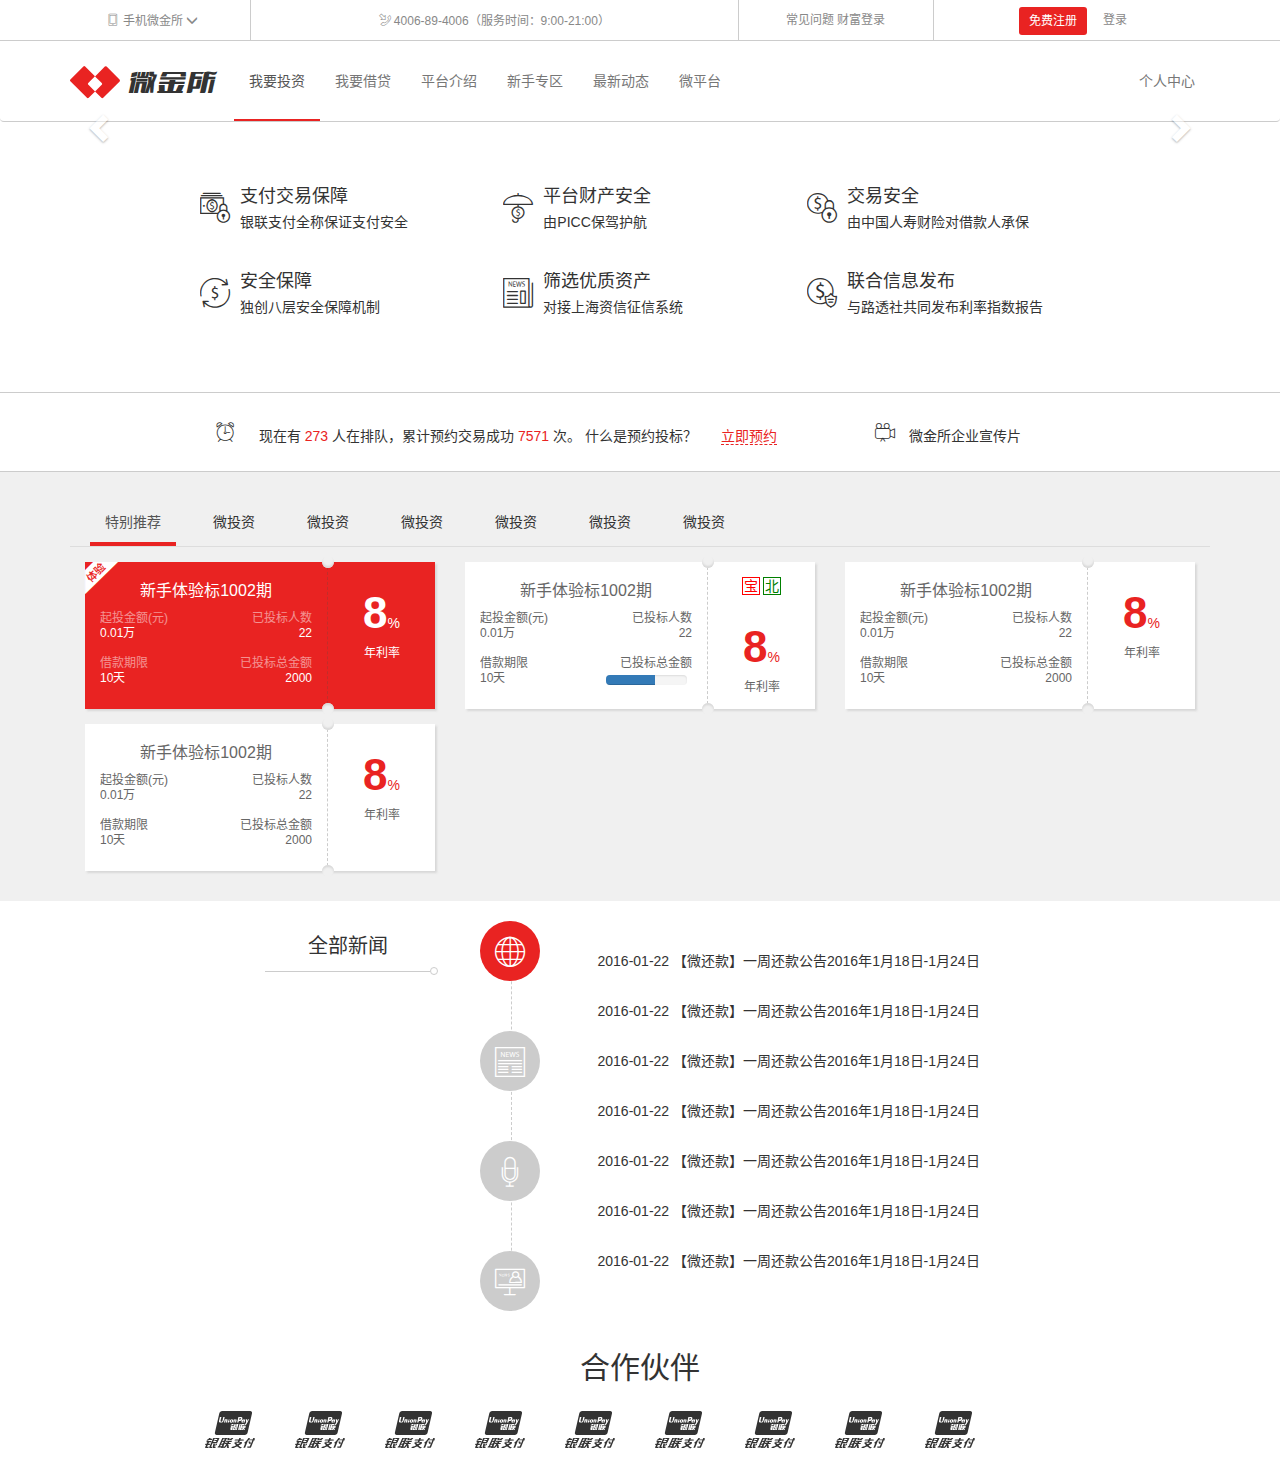
<file: index.html>
<!DOCTYPE html>
<!--设置这个文本的语言 中文-->
<html lang="zh-CN">
<head>
    <!--设置文件编码-->
    <meta charset="utf-8">
    <!--是设置当前浏览器的渲染模式   兼容模式 IE 兼容模式的选择  用IE的最新的渲染引擎来选-->
    <!--meta:compat-->
    <meta http-equiv="X-UA-Compatible" content="IE=edge">
    <!--
    目的：设置viewport宽度和设备的宽度一致，缩放比和pc上一致，不允许用户缩放
    -->
    <meta name="viewport" content="width=device-width, initial-scale=1,user-scalable = 0">

    <!-- 上述3个meta标签*必须*放在最前面，任何其他内容都*必须*跟随其后！ -->
    <title>微金所</title>

    <!--link:favicon-->
    <link rel="shortcut icon" type="image/x-icon" href="favicon.ico"/>

    <!--引用核心bootstrap css文件-->
    <!-- Bootstrap -->
    <link href="lib/bootstrap/css/bootstrap.css" rel="stylesheet">
    <!--放我们自己的ccs文件-->

    <!-- HTML5 shim and Respond.js for IE8 support of HTML5 elements and media queries -->
    <!-- WARNING: Respond.js doesn't work if you view the page via file:// -->
    <!--条件注释 当浏览器小于IE9的时候加载里面两端代码-->
    <!--html5shiv.min.js  就是当我们的浏览器不兼容 html5 的标签的时候  把我们的标签解释正确-->
    <!--respond.min.js 当我们浏览器不支持媒体查询的时候  来达到响应的目的-->
    <!--为什么要放在这里？？？？    预先加载来解释网页内容-->
    <!--[if lt IE 9]>
    <script src="lib/html5shiv/html5shiv.min.js"></script>
    <script src="lib/respond/respond.js"></script>
    <![endif]-->
    <link rel="stylesheet" href="css/index.css"/>
</head>
<body>
    <!--顶部通栏-->
    <header class="wjs_topBar hidden-xs hidden-sm">
        <div class="container">
            <div class="row">
                <div class="col-md-2">
                    <span class="wjs_icon wjs_icon_phone"></span>
                    <span>手机微金所</span>
                    <span class="glyphicon glyphicon-menu-down"></span>
                </div>
                <div class="col-md-5">
                    <span class="wjs_icon wjs_icon_tel"></span>
                    <span>4006-89-4006（服务时间：9:00-21:00）</span>
                </div>
                <div class="col-md-2">
                    <a href="#">常见问题</a>
                    <a href="#">财富登录</a>
                </div>
                <div class="col-md-3">
                    <a href="#" class="btn btn-register btn-sm">免费注册</a>
                    <a href="#" class="btn btn-link">登录</a>
                </div>
            </div>
        </div>
    </header>
    <!--导航条-->
    <nav class="navbar navbar-wjs navbar-default">
        <div class="container">
            <!-- Brand and toggle get grouped for better mobile display -->
            <div class="navbar-header">
                <button type="button" class="navbar-toggle collapsed" data-toggle="collapse" data-target="#bs-example-navbar-collapse-1" aria-expanded="false">
                    <span class="sr-only">Toggle navigation</span>
                    <span class="icon-bar"></span>
                    <span class="icon-bar"></span>
                    <span class="icon-bar"></span>
                </button>
                <a class="navbar-brand" href="#">
                    <span class="wjs_icon wjs_icon_logo"></span>
                    <span class="wjs_icon wjs_icon_wjs"></span>
                </a>
            </div>

            <!-- Collect the nav links, forms, and other content for toggling -->
            <div class="collapse navbar-collapse" id="bs-example-navbar-collapse-1">
                <ul class="nav navbar-nav">
                    <li class="active"><a href="#">我要投资 <span class="sr-only">(current)</span></a></li>
                    <li><a href="#">我要借贷</a></li>
                    <li><a href="#">平台介绍</a></li>
                    <li><a href="#">新手专区</a></li>
                    <li><a href="#">最新动态</a></li>
                    <li><a href="#">微平台</a></li>
                </ul>
                <ul class="nav navbar-nav navbar-right hidden-sm">
                    <li><a href="#">个人中心</a></li>
                </ul>
            </div><!-- /.navbar-collapse -->
        </div><!-- /.container-fluid -->
    </nav>
    <!--轮播图-->
    <div id="wjs_banner" class="carousel slide" data-ride="carousel">
        <!-- Indicators -->
        <ol class="carousel-indicators">
            <!--TODO-->
        </ol>

        <!-- Wrapper for slides -->
        <div class="carousel-inner" role="listbox">
                <!--TODO-->
        </div>

        <!-- Controls -->
        <a class="left carousel-control" href="#wjs_banner" role="button" data-slide="prev">
            <span class="glyphicon glyphicon-chevron-left" aria-hidden="true"></span>
            <span class="sr-only">Previous</span>
        </a>
        <a class="right carousel-control" href="#wjs_banner" role="button" data-slide="next">
            <span class="glyphicon glyphicon-chevron-right" aria-hidden="true"></span>
            <span class="sr-only">Next</span>
        </a>
    </div>
    <!--网站特色-->
    <div id="wjs_feature" class="hidden-xs">
        <div class="container">
            <div class="row">
                <div class="col-md-4 col-sm-6">
                    <a href="#">
                        <div class="media">
                            <div class="media-left">
                                <span class="wjs_icon wjs_icon_uniE903"></span>
                            </div>
                            <div class="media-body">
                                <h4 class="media-heading">支付交易保障</h4>
                                <p>银联支付全称保证支付安全</p>
                            </div>
                        </div>
                    </a>
                </div>
                <div class="col-md-4 col-sm-6">
                    <a href="#">
                        <div class="media">
                            <div class="media-left">
                                <span class="wjs_icon wjs_icon_uniE901"></span>
                            </div>
                            <div class="media-body">
                                <h4 class="media-heading">平台财产安全</h4>
                                <p>由PICC保驾护航</p>
                            </div>
                        </div>
                    </a>
                </div>
                <div class="col-md-4 col-sm-6">
                    <a href="">
                        <div class="media">
                            <div class="media-left">
                                <span class="wjs_icon wjs_icon_uniE900"></span>
                            </div>
                            <div class="media-body">
                                <h4 class="media-heading">交易安全</h4>
                                <p>由中国人寿财险对借款人承保</p>
                            </div>
                        </div>
                    </a>
                </div>
                <div class="col-md-4 col-sm-6">
                    <a href="">
                        <div class="media">
                            <div class="media-left">
                                <span class="wjs_icon wjs_icon_uniE904"></span>
                            </div>
                            <div class="media-body">
                                <h4 class="media-heading">安全保障</h4>
                                <p>独创八层安全保障机制</p>
                            </div>
                        </div>
                    </a>
                </div>
                <div class="col-md-4 col-sm-6">
                    <a href="">
                        <div class="media">
                            <div class="media-left">
                                <span class="wjs_icon wjs_icon_uniE902"></span>
                            </div>
                            <div class="media-body">
                                <h4 class="media-heading">筛选优质资产</h4>
                                <p>对接上海资信征信系统</p>
                            </div>
                        </div>
                    </a>
                </div>
                <div class="col-md-4 col-sm-6">
                    <a href="">
                        <div class="media">
                            <div class="media-left">
                                <span class="wjs_icon wjs_icon_uniE907"></span>
                            </div>
                            <div class="media-body">
                                <h4 class="media-heading">联合信息发布</h4>
                                <p>与路透社共同发布利率指数报告</p>
                            </div>
                        </div>
                    </a>
                </div>

            </div>
        </div>
    </div>
    <!--预约-->
    <div id="wjs_book">
        <div class="container">
            <div class="col-lg-9">
                <span class="wjs_icon wjs_icon_uniE906 wjs_font20 wjs_mr20"></span>
                现在有
                <span class="wjs_red">273</span>
                人在排队，累计预约交易成功
                <span class="wjs_red">7571</span>
                次。 什么是预约投标？
                <a href="" class="wjs_red wjs_ml20 book_link">立即预约</a>
            </div>
            <div class="col-lg-3">
                <a href="" class="video_link">
                    <span class="wjs_icon wjs_icon_uniE905 wjs_font20"></span>
                    <span class="wjs_ml10">微金所企业宣传片</span>
                </a>
            </div>
        </div>
    </div>
    <!--产品区块-->
    <div class="wjs_product">
        <div class="container">

            <div class="wjs_product_tabs_box">
                <!-- Nav tabs -->
                <ul class="nav nav-tabs" role="tablist">
                    <li role="presentation" class="active"><a href="#wjs_product_tab_1" aria-controls="wjs_product_tab_1" role="tab" data-toggle="tab">特别推荐</a></li>
                    <li role="presentation"><a href="#wjs_product_tab_2" aria-controls="wjs_product_tab_2" role="tab" data-toggle="tab">微投资</a></li>
                    <li role="presentation"><a href="#wjs_product_tab_3" aria-controls="wjs_product_tab_3" role="tab" data-toggle="tab">微投资</a></li>
                    <li role="presentation"><a href="#wjs_product_tab_4" aria-controls="wjs_product_tab_4" role="tab" data-toggle="tab">微投资</a></li>
                    <li role="presentation"><a href="#wjs_product_tab_5" aria-controls="wjs_product_tab_5" role="tab" data-toggle="tab">微投资</a></li>
                    <li role="presentation"><a href="#wjs_product_tab_6" aria-controls="wjs_product_tab_6" role="tab" data-toggle="tab">微投资</a></li>
                    <li role="presentation"><a href="#wjs_product_tab_7" aria-controls="wjs_product_tab_7" role="tab" data-toggle="tab">微投资</a></li>
                </ul>
            </div>
            <!-- Tab panes -->
            <div class="tab-content">
                <div role="tabpanel" class="tab-pane active" id="wjs_product_tab_1">
                    <div class=" col-xs-12 col-sm-6 col-md-4">
                        <a class="product_box active" href="#">
                            <!--把浮动的标签设置到前面-->
                            <div class="product_box_right">
                                <!--sub是这个盒子位置在下面的特殊标签-->
                                <p><b>8</b><sub>%</sub></p>
                                <p>年利率</p>
                            </div>
                            <div class="product_box_left">
                                <h3 class="text-center">新手体验标1002期</h3>
                                <div class="col-xs-5 text-left">
                                    <p>起投金额(元)</p>
                                    <p>0.01万</p>
                                </div>
                                <div class="col-xs-7 text-right">
                                    <p>已投标人数</p>
                                    <p>22</p>
                                </div>
                                <div class="col-xs-6 text-left">
                                    <p>借款期限</p>
                                    <p>10天</p>
                                </div>
                                <div class="col-xs-6 text-right">
                                    <p>已投标总金额(元)</p>
                                    <p>2000</p>
                                </div>
                            </div>
                        </a>
                    </div>
                    <div class=" col-xs-12 col-sm-6 col-md-4">
                        <a class="product_box" href="#">
                            <!--把浮动的标签设置到前面-->
                            <div class="product_box_right">
                                <!--图标-->
                                <div class="wjs_toolsTip">
                                    <span class="tipRed" data-toggle="tooltip" data-placement="top" title="微金宝">宝</span>
                                    <span class="tipGreen" data-toggle="tooltip" data-placement="top" title="北京市">北</span>
                                </div>
                                <!--sub是这个盒子位置在下面的特殊标签-->
                                <p class="red font44"><b>8</b><sub>%</sub></p>
                                <p>年利率</p>
                            </div>
                            <div class="product_box_left">
                                <h3 class="text-center">新手体验标1002期</h3>
                                <div class="col-xs-5 text-left">
                                    <p>起投金额(元)</p>
                                    <p>0.01万</p>
                                </div>
                                <div class="col-xs-7 text-right">
                                    <p>已投标人数</p>
                                    <p>22</p>
                                </div>
                                <div class="col-xs-6 text-left">
                                    <p>借款期限</p>
                                    <p>10天</p>
                                </div>
                                <div class="col-xs-6 text-right">
                                    <p>已投标总金额(元)</p>
                                    <div class="progress">
                                        <div class="progress-bar" role="progressbar" aria-valuenow="60" aria-valuemin="0" aria-valuemax="100" style="width: 60%;">
                                            <span class="sr-only">60% Complete</span>
                                        </div>
                                    </div>
                                </div>
                            </div>
                        </a>
                    </div>
                    <div class=" col-xs-12 col-sm-6 col-md-4">
                        <a class="product_box" href="#">
                            <!--把浮动的标签设置到前面-->
                            <div class="product_box_right">
                                <!--sub是这个盒子位置在下面的特殊标签-->
                                <p class="red font44"><b>8</b><sub>%</sub></p>
                                <p>年利率</p>
                            </div>
                            <div class="product_box_left">
                                <h3 class="text-center">新手体验标1002期</h3>
                                <div class="col-xs-5 text-left">
                                    <p>起投金额(元)</p>
                                    <p>0.01万</p>
                                </div>
                                <div class="col-xs-7 text-right">
                                    <p>已投标人数</p>
                                    <p>22</p>
                                </div>
                                <div class="col-xs-6 text-left">
                                    <p>借款期限</p>
                                    <p>10天</p>
                                </div>
                                <div class="col-xs-6 text-right">
                                    <p>已投标总金额(元)</p>
                                    <p>2000</p>
                                </div>
                            </div>
                        </a>
                    </div>
                    <div class=" col-xs-12 col-sm-6 col-md-4">
                        <a class="product_box" href="#">
                            <!--把浮动的标签设置到前面-->
                            <div class="product_box_right">
                                <!--sub是这个盒子位置在下面的特殊标签-->
                                <p class="red font44"><b>8</b><sub>%</sub></p>
                                <p>年利率</p>
                            </div>
                            <div class="product_box_left">
                                <h3 class="text-center">新手体验标1002期</h3>
                                <div class="col-xs-5 text-left">
                                    <p>起投金额(元)</p>
                                    <p>0.01万</p>
                                </div>
                                <div class="col-xs-7 text-right">
                                    <p>已投标人数</p>
                                    <p>22</p>
                                </div>
                                <div class="col-xs-6 text-left">
                                    <p>借款期限</p>
                                    <p>10天</p>
                                </div>
                                <div class="col-xs-6 text-right">
                                    <p>已投标总金额(元)</p>
                                    <p>2000</p>
                                </div>
                            </div>
                        </a>
                    </div>

                </div>
                <div role="tabpanel" class="tab-pane" id="wjs_product_tab_2">2</div>
                <div role="tabpanel" class="tab-pane" id="wjs_product_tab_3">3</div>
                <div role="tabpanel" class="tab-pane" id="wjs_product_tab_4">4</div>
                <div role="tabpanel" class="tab-pane" id="wjs_product_tab_5">5</div>
                <div role="tabpanel" class="tab-pane" id="wjs_product_tab_6">6</div>
                <div role="tabpanel" class="tab-pane" id="wjs_product_tab_7">7</div>
            </div>
        </div>
    </div>
    <!--新闻区块-->
    <div class="wjs_news">
        <div class="container">
            <div class="row">
                <div class="col-md-2 col-md-offset-2">
                    <div class="news_tit">全部新闻</div>
                </div>
                <div class="col-md-1 pos_relative">
                    <div class="news_line hidden-xs hidden-sm"></div>
                    <!-- Nav tabs -->
                    <!--
                    在移动端  需要宽度是伸缩的  百分比
                    在小屏幕设备  只需要横向排列
                    在中等以上是不是都需要竖这排列
                    -->
                    <ul class="nav nav-tabs" role="tablist">
                        <li role="presentation" class="active"><a href="#home" aria-controls="home" role="tab" data-toggle="tab"><span class="wjs_icon wjs_icon_new01"></span></a></li>
                        <li role="presentation"><a href="#profile" aria-controls="profile" role="tab" data-toggle="tab"><span class="wjs_icon wjs_icon_new02"></span></a></li>
                        <li role="presentation"><a href="#messages" aria-controls="messages" role="tab" data-toggle="tab"><span class="wjs_icon wjs_icon_new03"></span></a></li>
                        <li role="presentation"><a href="#settings" aria-controls="settings" role="tab" data-toggle="tab"><span class="wjs_icon wjs_icon_new04"></span></a></li>
                    </ul>
                </div>
                <div class="col-md-7">
                    <!-- Tab panes -->
                    <div class="tab-content">
                        <div role="tabpanel" class="tab-pane active" id="home">
                            <ul class="news_con">
                                <li>
                                    <span class="date hidden-xs">2016-01-22</span>
                                    <a href="/news/detail/id/859" target="_blank">【微还款】一周还款公告2016年1月18日-1月24日</a>
                                </li>
                                <li>
                                    <span class="date hidden-xs">2016-01-22</span>
                                    <a href="/news/detail/id/859" target="_blank">【微还款】一周还款公告2016年1月18日-1月24日</a>
                                </li>
                                <li>
                                    <span class="date hidden-xs">2016-01-22</span>
                                    <a href="/news/detail/id/859" target="_blank">【微还款】一周还款公告2016年1月18日-1月24日</a>
                                </li>
                                <li>
                                    <span class="date hidden-xs">2016-01-22</span>
                                    <a href="/news/detail/id/859" target="_blank">【微还款】一周还款公告2016年1月18日-1月24日</a>
                                </li>
                                <li>
                                    <span class="date hidden-xs">2016-01-22</span>
                                    <a href="/news/detail/id/859" target="_blank">【微还款】一周还款公告2016年1月18日-1月24日</a>
                                </li>
                                <li>
                                    <span class="date hidden-xs">2016-01-22</span>
                                    <a href="/news/detail/id/859" target="_blank">【微还款】一周还款公告2016年1月18日-1月24日</a>
                                </li>
                                <li>
                                    <span class="date hidden-xs">2016-01-22</span>
                                    <a href="/news/detail/id/859" target="_blank">【微还款】一周还款公告2016年1月18日-1月24日</a>
                                </li>
                            </ul>
                        </div>
                        <div role="tabpanel" class="tab-pane" id="profile">...</div>
                        <div role="tabpanel" class="tab-pane" id="messages">...</div>
                        <div role="tabpanel" class="tab-pane" id="settings">...</div>
                    </div>
                </div>
            </div>
        </div>
    </div>
    <!--合作伙伴-->
    <div class="wjs_partner">
        <div class="container">
            <h3 class="text-center">合作伙伴</h3>
            <ul class="center-block clearfix">
                <li><span class="wjs_icon wjs_icon_partner01"></span></li>
                <li><span class="wjs_icon wjs_icon_partner01"></span></li>
                <li><span class="wjs_icon wjs_icon_partner01"></span></li>
                <li><span class="wjs_icon wjs_icon_partner01"></span></li>
                <li><span class="wjs_icon wjs_icon_partner01"></span></li>
                <li><span class="wjs_icon wjs_icon_partner01"></span></li>
                <li><span class="wjs_icon wjs_icon_partner01"></span></li>
                <li><span class="wjs_icon wjs_icon_partner01"></span></li>
                <li><span class="wjs_icon wjs_icon_partner01"></span></li>
            </ul>
        </div>
    </div>

<!--必须先引入jquery-->
<!-- jQuery (necessary for Bootstrap's JavaScript plugins) -->
<script src="lib/jquery/jquery.min.js"></script>
<!--再引入bootstrap-->
<!-- Include all compiled plugins (below), or include individual files as needed -->
<script src="lib/bootstrap/js/bootstrap.js"></script>
<!--common-->
<script src="js/common.js"></script>
<!--自己的js-->
<script src="js/index.js"></script>
</body>
</html>
</file>
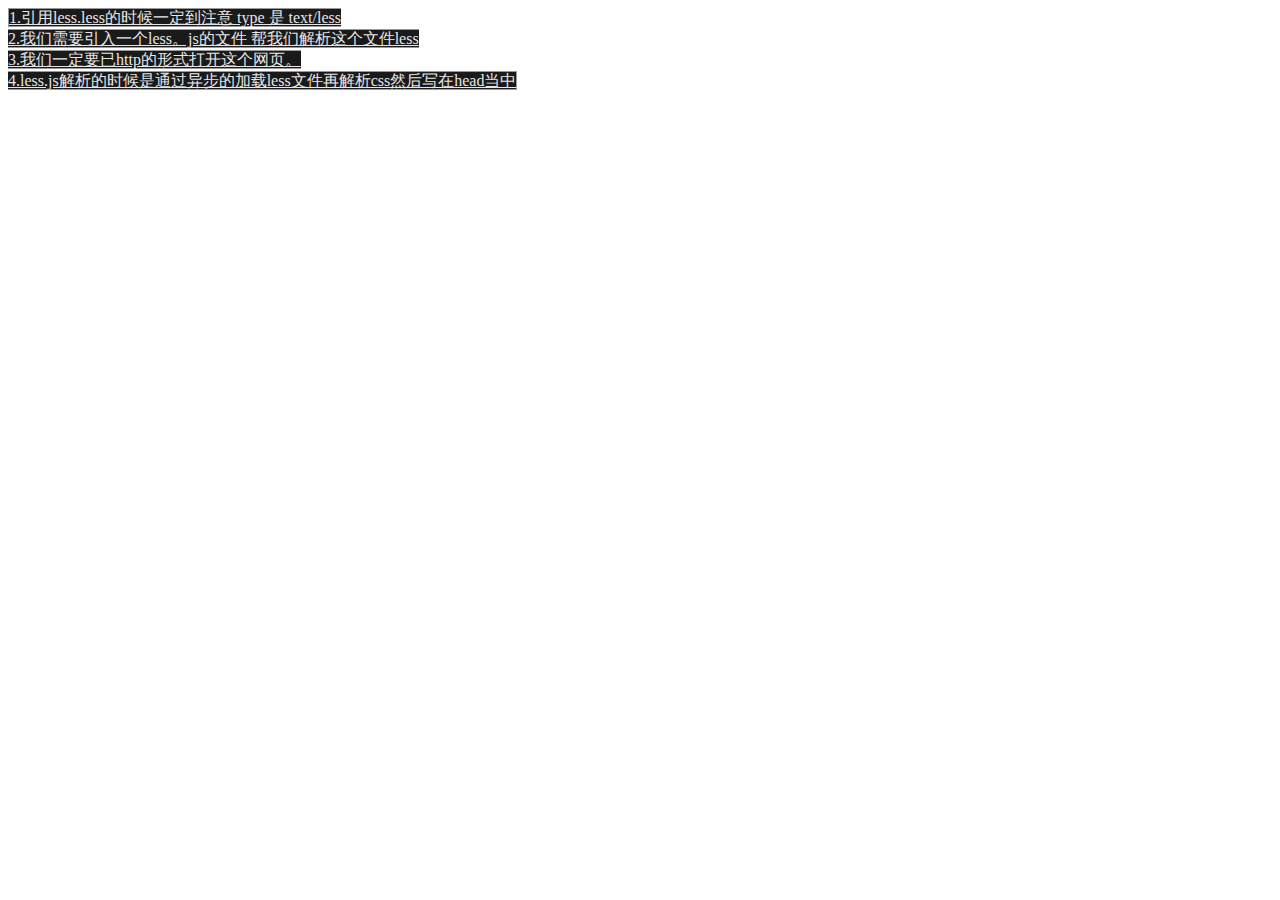
<file: less/index.html>
<!DOCTYPE html>
<html>
<head lang="en">
    <meta charset="UTF-8">
    <title></title>
    <!--引用less-->
    <link rel="stylesheet" type="text/less" href="less.less"/>
</head>
<body>
    <a href="">
        1.引用less.less的时候一定到注意  type 是 text/less<br>
        2.我们需要引入一个less。js的文件   帮我们解析这个文件less<br>
        3.我们一定要已http的形式打开这个网页。<br>
        4.less.js解析的时候是通过异步的加载less文件再解析css然后写在head当中
    </a>
    <script src="less.min.js"></script>
</body>
</html>
</file>
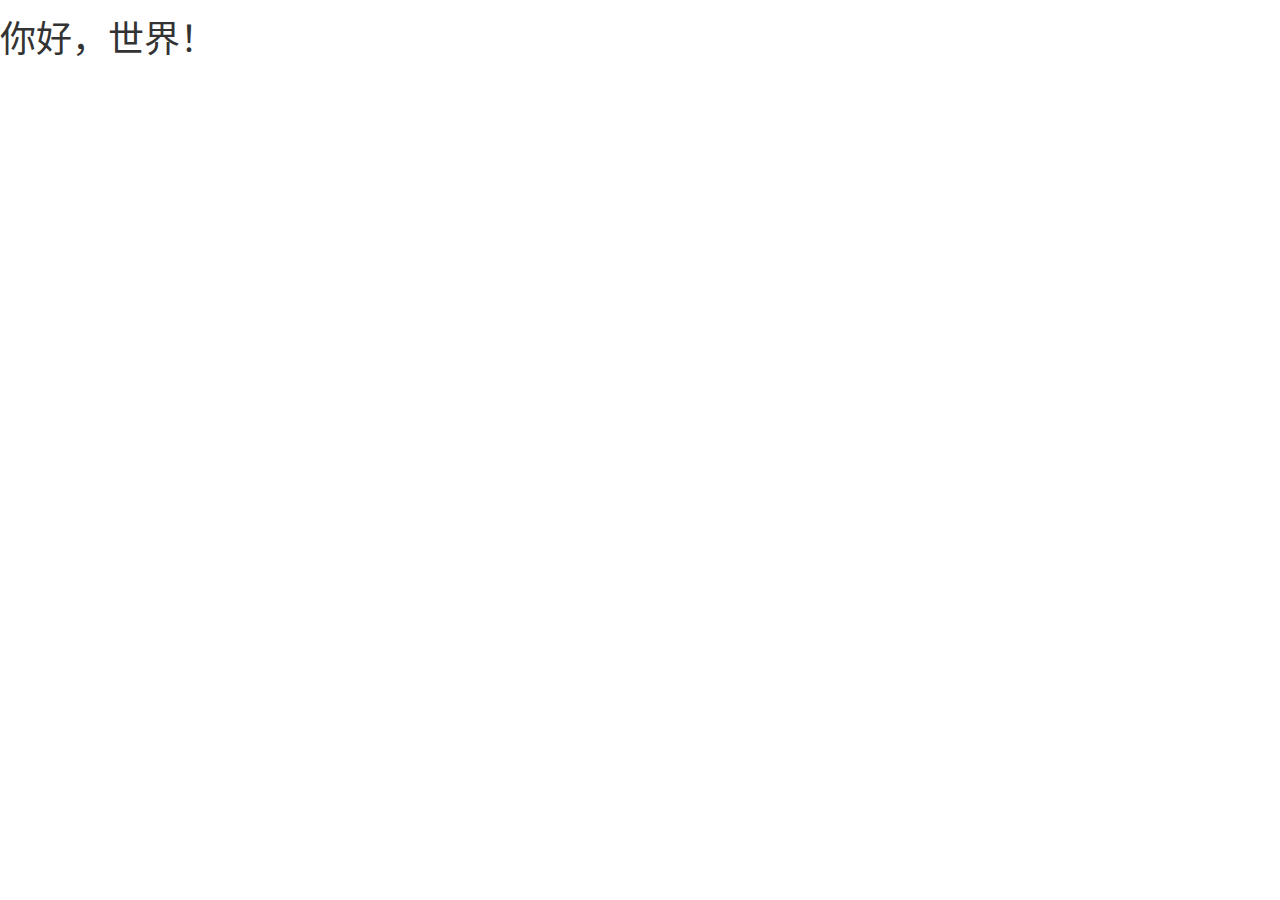
<file: template.html>
<!DOCTYPE html>
<!--设置这个文本的语言 中文-->
<html lang="zh-CN">
<head>
    <!--设置文件编码-->
    <meta charset="utf-8">
    <!--是设置当前浏览器的渲染模式   兼容模式 IE 兼容模式的选择  用IE的最新的渲染引擎来选-->
    <!--meta:compat-->
    <meta http-equiv="X-UA-Compatible" content="IE=edge">
    <!--
    目的：设置viewport宽度和设备的宽度一致，缩放比和pc上一致，不允许用户缩放
    -->
    <meta name="viewport" content="width=device-width, initial-scale=1,user-scalable = 0">

    <!-- 上述3个meta标签*必须*放在最前面，任何其他内容都*必须*跟随其后！ -->
    <title>Bootstrap 101 Template</title>

    <!--link:favicon-->
    <link rel="shortcut icon" type="image/x-icon" href="favicon.ico"/>

    <!--引用核心bootstrap css文件-->
    <!-- Bootstrap -->
    <link href="lib/bootstrap/css/bootstrap.css" rel="stylesheet">
    <!--放我们自己的ccs文件-->

    <!-- HTML5 shim and Respond.js for IE8 support of HTML5 elements and media queries -->
    <!-- WARNING: Respond.js doesn't work if you view the page via file:// -->
    <!--条件注释 当浏览器小于IE9的时候加载里面两端代码-->
    <!--html5shiv.min.js  就是当我们的浏览器不兼容 html5 的标签的时候  把我们的标签解释正确-->
    <!--respond.min.js 当我们浏览器不支持媒体查询的时候  来达到响应的目的-->
    <!--为什么要放在这里？？？？    预先加载来解释网页内容-->
    <!--[if lt IE 9]>
    <script src="lib/html5shiv/html5shiv.min.js"></script>
    <script src="lib/respond/respond.js"></script>
    <![endif]-->
</head>
<body>
<h1>你好，世界！</h1>



<!--必须先引入jquery-->
<!-- jQuery (necessary for Bootstrap's JavaScript plugins) -->
<script src="lib/jquery/jquery.min.js"></script>
<!--再引入bootstrap-->
<!-- Include all compiled plugins (below), or include individual files as needed -->
<script src="lib/bootstrap/js/bootstrap.js"></script>
<!--自己的js-->
</body>
</html>
</file>
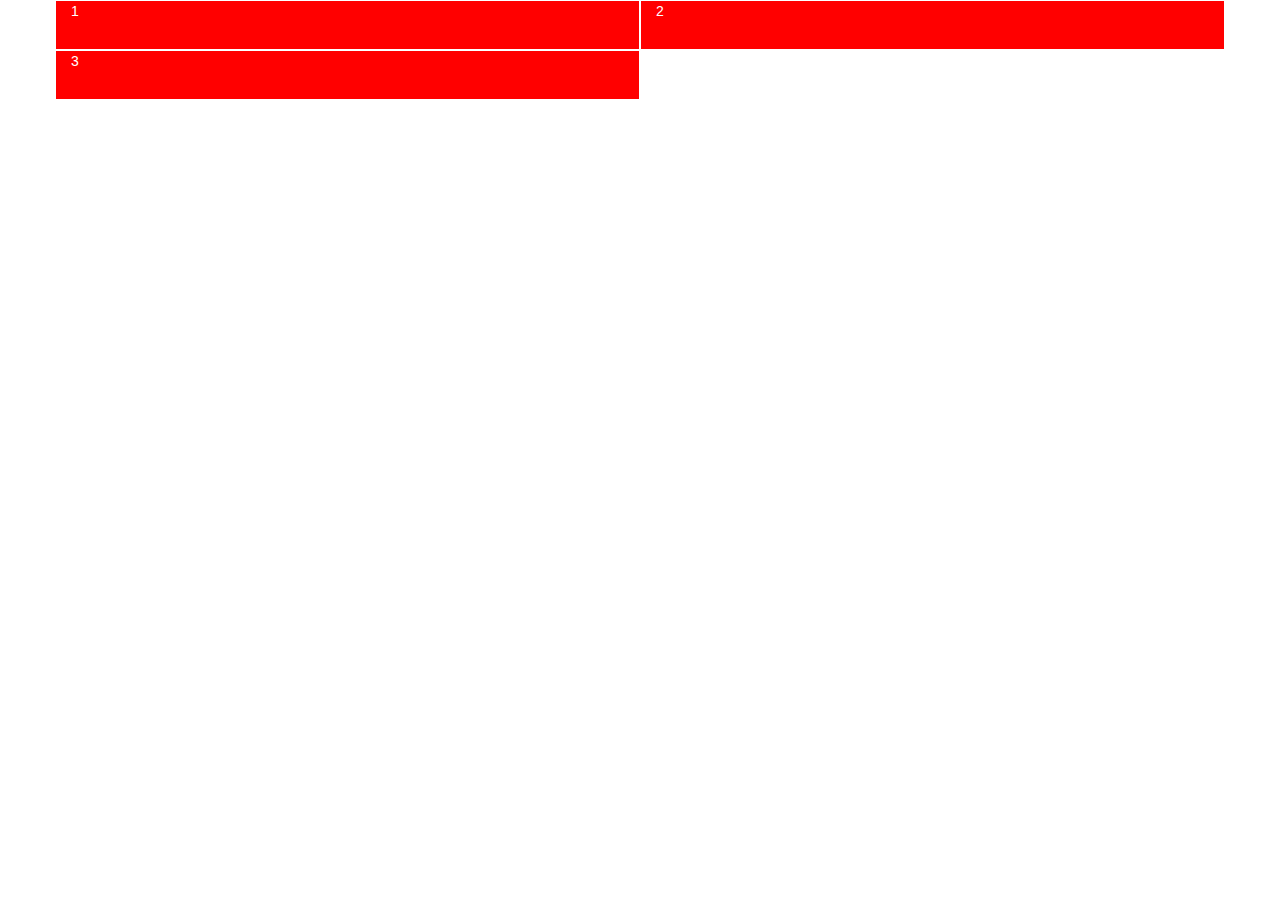
<file: demo/3.栅格系统.html>
<!DOCTYPE html>
<!--设置这个文本的语言 中文-->
<html lang="zh-CN">
<head>
    <!--设置文件编码-->
    <meta charset="utf-8">
    <!--是设置当前浏览器的渲染模式   兼容模式 IE 兼容模式的选择  用IE的最新的渲染引擎来选-->
    <!--meta:compat-->
    <meta http-equiv="X-UA-Compatible" content="IE=edge">
    <!--
    目的：设置viewport宽度和设备的宽度一致，缩放比和pc上一致，不允许用户缩放
    -->
    <meta name="viewport" content="width=device-width, initial-scale=1,user-scalable = 0">

    <!-- 上述3个meta标签*必须*放在最前面，任何其他内容都*必须*跟随其后！ -->
    <title>Bootstrap 101 Template</title>

    <!--link:favicon-->
    <link rel="shortcut icon" type="image/x-icon" href="favicon.ico"/>

    <!--引用核心bootstrap css文件-->
    <!-- Bootstrap -->
    <link href="../lib/bootstrap/css/bootstrap.css" rel="stylesheet">
    <!--放我们自己的ccs文件-->

    <!-- HTML5 shim and Respond.js for IE8 support of HTML5 elements and media queries -->
    <!-- WARNING: Respond.js doesn't work if you view the page via file:// -->
    <!--条件注释 当浏览器小于IE9的时候加载里面两端代码-->
    <!--html5shiv.min.js  就是当我们的浏览器不兼容 html5 的标签的时候  把我们的标签解释正确-->
    <!--respond.min.js 当我们浏览器不支持媒体查询的时候  来达到响应的目的-->
    <!--为什么要放在这里？？？？    预先加载来解释网页内容-->
    <!--[if lt IE 9]>
    <script src="../lib/html5shiv/html5shiv.min.js"></script>
    <script src="../lib/respond/respond.js"></script>
    <![endif]-->
    <style>
        .container{
        }
        .container > .row > div{
            height: 50px;
            background: red;
            border: 1px solid #fff;
            color: #fff;
        }
    </style>
</head>
<body>


<div class="container">
    <div class="row">
        <div class="col-xs-4 col-sm-6">1</div>
        <div class="col-xs-4 col-sm-6">2</div>
        <div class="col-xs-4 col-sm-6 hidden-xs hidden-sm hidden-md">3</div>
    </div>
</div>



<!--必须先引入jquery-->
<!-- jQuery (necessary for Bootstrap's JavaScript plugins) -->
<script src="../lib/jquery/jquery.min.js"></script>
<!--再引入bootstrap-->
<!-- Include all compiled plugins (below), or include individual files as needed -->
<script src="../lib/bootstrap/js/bootstrap.js"></script>
<!--自己的js-->
</body>
</file>
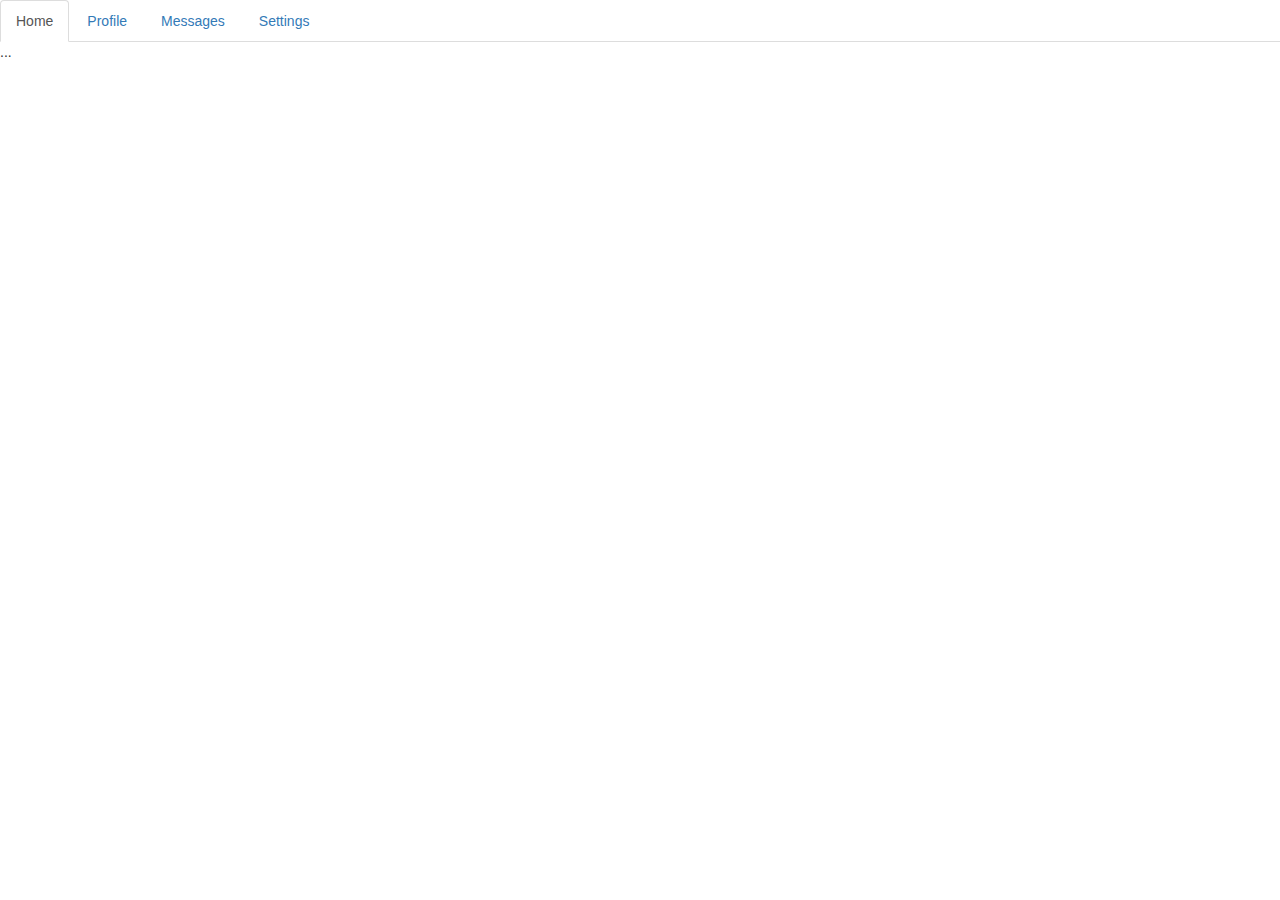
<file: demo/8.页签.html>
<!DOCTYPE html>
<!--设置这个文本的语言 中文-->
<html lang="zh-CN">
<head>
    <!--设置文件编码-->
    <meta charset="utf-8">
    <!--是设置当前浏览器的渲染模式   兼容模式 IE 兼容模式的选择  用IE的最新的渲染引擎来选-->
    <!--meta:compat-->
    <meta http-equiv="X-UA-Compatible" content="IE=edge">
    <!--
    目的：设置viewport宽度和设备的宽度一致，缩放比和pc上一致，不允许用户缩放
    -->
    <meta name="viewport" content="width=device-width, initial-scale=1,user-scalable = 0">

    <!-- 上述3个meta标签*必须*放在最前面，任何其他内容都*必须*跟随其后！ -->
    <title>Bootstrap 101 Template</title>

    <!--link:favicon-->
    <link rel="shortcut icon" type="image/x-icon" href="favicon.ico"/>

    <!--引用核心bootstrap css文件-->
    <!-- Bootstrap -->
    <link href="../lib/bootstrap/css/bootstrap.css" rel="stylesheet">
    <!--放我们自己的ccs文件-->

    <!-- HTML5 shim and Respond.js for IE8 support of HTML5 elements and media queries -->
    <!-- WARNING: Respond.js doesn't work if you view the page via file:// -->
    <!--条件注释 当浏览器小于IE9的时候加载里面两端代码-->
    <!--html5shiv.min.js  就是当我们的浏览器不兼容 html5 的标签的时候  把我们的标签解释正确-->
    <!--respond.min.js 当我们浏览器不支持媒体查询的时候  来达到响应的目的-->
    <!--为什么要放在这里？？？？    预先加载来解释网页内容-->
    <!--[if lt IE 9]>
    <script src="../lib/html5shiv/html5shiv.min.js"></script>
    <script src="../lib/respond/respond.js"></script>
    <![endif]-->
</head>
<body>

<div>

    <!-- Nav tabs -->
    <ul class="nav nav-tabs" role="tablist">
        <li role="presentation" class="active"><a href="#home" data-target="#home" aria-controls="home" role="tab" data-toggle="tab">Home</a></li>
        <li role="presentation"><a href="#profile" aria-controls="profile" role="tab" data-toggle="tab">Profile</a></li>
        <li role="presentation"><a href="#messages" aria-controls="messages" role="tab" data-toggle="tab">Messages</a></li>
        <li role="presentation"><a href="#settings" aria-controls="settings" role="tab" data-toggle="tab">Settings</a></li>
    </ul>

    <!-- Tab panes -->
    <div class="tab-content">
        <div role="tabpanel" class="tab-pane active" id="home">...</div>
        <div role="tabpanel" class="tab-pane" id="profile">...</div>
        <div role="tabpanel" class="tab-pane" id="messages">...</div>
        <div role="tabpanel" class="tab-pane" id="settings">...</div>
    </div>

</div>



<!--必须先引入jquery-->
<!-- jQuery (necessary for Bootstrap's JavaScript plugins) -->
<script src="../lib/jquery/jquery.min.js"></script>
<!--再引入bootstrap-->
<!-- Include all compiled plugins (below), or include individual files as needed -->
<script src="../lib/bootstrap/js/bootstrap.js"></script>
<!--自己的js-->
</body>
</file>
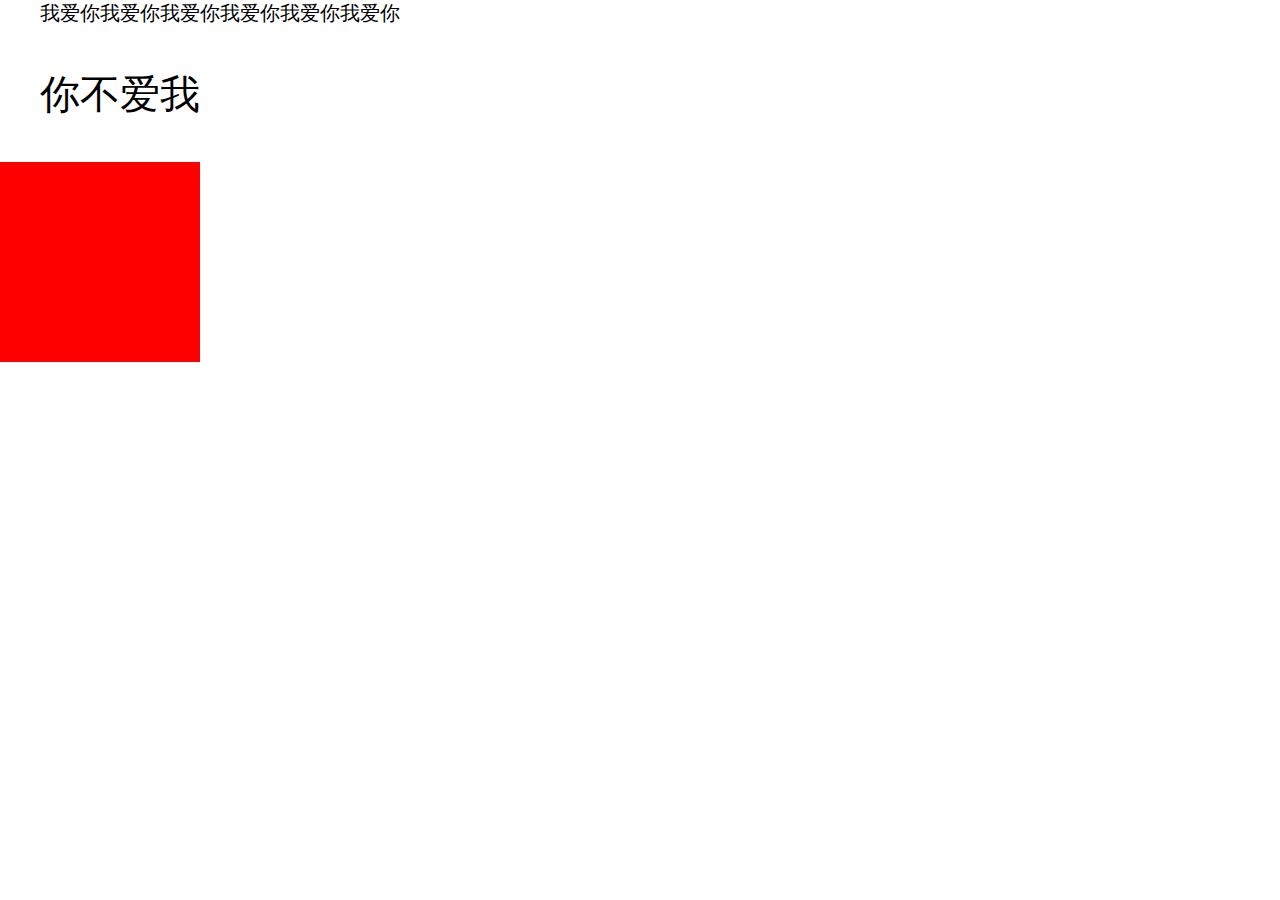
<file: demo/9.rem.html>
<!DOCTYPE html>
<html style="font-size: 20px">
<head lang="en">
    <meta charset="UTF-8">
    <title></title>
    <style>
        html,body{
            padding: 0;
            margin: 0;
        }
        div:first-child{
            text-indent: 2em;
        }
        div:first-child p{
            font-size: 2rem;
        }
        /*rem   root 根  只属于html  因为html的默认肢体是16px*/
        div:last-child{
            width: 10rem;
            height: 10rem;
            background: red;
        }
    </style>
</head>
<body>
    <div>我爱你我爱你我爱你我爱你我爱你我爱你<p>你不爱我</p></div>
    <div></div>
</body>
</html>
</file>
<file: css/index.css>
/*-----------------����css-----------------------------*/
body{
    font-family:'Microsoft YaHei',sans-serif;
    font-size: 12px;
    color: #333;
}
a{
    color: #333;
}
a:hover{
    text-decoration: none;
    color: #E92322;
}
.wjs_red{
    color: #E92322;
}
@font-face {
    /*��������*/
    font-family: 'itcast';
    /*���������ļ�*//*��������ļ��ĸ�ʽ*/
    src: url(../font/MiFie-Web-Font.svg) format('svg'),
    url(../font/MiFie-Web-Font.eot) format('embedded-opentype'),
    url(../font/MiFie-Web-Font.ttf) format('truetype'),
    url(../font/MiFie-Web-Font.woff) format('woff');
}
/*����ͼ��*/
.wjs_icon{
    font-family: itcast;
}
/*ͼ��*/
.wjs_icon_phone::before{
    /*�����������*/
    content: "\e908";
}
.wjs_icon_tel::before{
    /*�����������*/
    content: "\e909";
}
.wjs_icon_logo::before{
    /*�����������*/
    content: "\e920";
}
.wjs_icon_wjs::before{
    /*�����������*/
    content: "\e93e";
}
.wjs_icon_uniE907::before{
    content: "\e907";
}
.wjs_icon_uniE903::before{
    content: "\e903";
}
.wjs_icon_uniE901::before{
    content: "\e901";
}
.wjs_icon_uniE900::before{
    content: "\e900";
}
.wjs_icon_uniE904::before{
    content: "\e904";
}
.wjs_icon_uniE902::before{
    content: "\e902";
}
.wjs_icon_uniE906::before{
    content: "\e906";
}
.wjs_icon_uniE905::before{
    content: "\e905";
}
/*
Ϊ�˷������� ����������ͼ��
*/
.wjs_font16{
    font-size: 16px;
}
.wjs_font20{
    font-size: 20px;
}
.wjs_font24{
    font-size: 24px;
}
.wjs_font28{
    font-size: 28px;
}
.wjs_mr20{
    margin-right: 20px;
}
.wjs_ml20{
    margin-left: 20px;
}
.wjs_mr10{
    margin-right: 10px;
}
.wjs_ml10{
    margin-left: 10px;
}

/*------------------ҳ��ģ��--------------------------------*/




/*topBar*/
.wjs_topBar{
    border-bottom: 1px solid #ccc;
    color: #888;
}
.wjs_topBar > .container{
    height: 40px;
}
.wjs_topBar > .container >.row{

}
.wjs_topBar > .container >.row > div{
    line-height: 40px;
    height: 40px;
    text-align: center;
}
/*ѡ����һ���ֵ�Ԫ��*/
.wjs_topBar > .container >.row > div + div{
    border-left: 1px solid #ccc;
}
.wjs_topBar > .container >.row > div:nth-child(3) > a{
    color: #888;
}
.wjs_topBar > .container >.row > div:nth-child(3) > a:hover{
    color: #888;
    text-decoration: none;
}

/*��ť  �Զ��尴ť*/
/*��class���Ƹĳ��Զ����*/
.btn-register {
    color: #333;
    background-color: #E92322;
    border:none;
    color: #fff;
}
.btn-register:focus,
.btn-register.focus {
    color: #333;
    background-color: #e6e6e6;
    border-color: #8c8c8c;
}
.btn-register:hover {
    color: #fff;
    background-color: #E92322;
    border-color: #adadad;
}
.btn-register:active,
.btn-register.active,
.open > .dropdown-toggle.btn-register {
    color: #333;
    background-color: #e6e6e6;
    border-color: #adadad;
}
.btn-register:active:hover,
.btn-register.active:hover,
.open > .dropdown-toggle.btn-register:hover,
.btn-register:active:focus,
.btn-register.active:focus,
.open > .dropdown-toggle.btn-register:focus,
.btn-register:active.focus,
.btn-register.active.focus,
.open > .dropdown-toggle.btn-register.focus {
    color: #333;
    background-color: #d4d4d4;
    border-color: #8c8c8c;
}
.btn-register:active,
.btn-register.active,
.open > .dropdown-toggle.btn-register {
    background-image: none;
}
.btn-register.disabled:hover,
.btn-register[disabled]:hover,
fieldset[disabled] .btn-register:hover,
.btn-register.disabled:focus,
.btn-register[disabled]:focus,
fieldset[disabled] .btn-register:focus,
.btn-register.disabled.focus,
.btn-register[disabled].focus,
fieldset[disabled] .btn-register.focus {
    background-color: #fff;
    border-color: #ccc;
}
.btn-register .badge {
    color: #fff;
    background-color: #333;
}

/*��¼��ť*/
.wjs_topBar > .container >.row .btn-link{
    color: #888;
    font-size: 12px;
}
.wjs_topBar > .container >.row .btn-link:hover{
    color: #888;
    text-decoration: none;
}

/*������*/
.navbar-wjs {
    background-color: #fff;
    border-color: #e7e7e7;
    border: 0;
    border-bottom: 1px solid #ccc;
    margin-bottom: 0;
}
.navbar-wjs .navbar-brand {
    color: #777;
    height: 80px;
    line-height: 50px;
}
/*��������*/
.navbar-wjs .navbar-brand > .wjs_icon_logo{
    font-size: 50px;
    color: #E92322;
    vertical-align: middle;
}
.navbar-wjs .navbar-brand > .wjs_icon_wjs{
    font-size: 36px;
    color: #333;
    vertical-align: middle;
}

.navbar-wjs .navbar-brand:hover,
.navbar-wjs .navbar-brand:focus {
    color: #5e5e5e;
    background-color: transparent;
}
.navbar-wjs .navbar-text {
    color: #777;
}
.navbar-wjs .navbar-nav > li > a {
    color: #777;
    height: 80px;
    line-height: 50px;
    font-size: 14px;
}
.navbar-wjs .navbar-nav > li > a:hover,
.navbar-wjs .navbar-nav > li > a:focus {
    color: #333;
    background-color: transparent;
    border-bottom: 2px solid #E92322;
}
.navbar-wjs .navbar-nav > .active > a,
.navbar-wjs .navbar-nav > .active > a:hover,
.navbar-wjs .navbar-nav > .active > a:focus {
    color: #555;
    background-color: #fff;
    border-bottom: 2px solid #E92322;
}
.navbar-wjs .navbar-nav > .disabled > a,
.navbar-wjs .navbar-nav > .disabled > a:hover,
.navbar-wjs .navbar-nav > .disabled > a:focus {
    color: #ccc;
    background-color: transparent;
}
.navbar-wjs .navbar-toggle {
    border-color: #ddd;
    margin-top: 23px;
    margin-bottom: 23px;
}
.navbar-wjs .navbar-toggle:hover,
.navbar-wjs .navbar-toggle:focus {
    background-color: #ddd;
}
.navbar-wjs .navbar-toggle .icon-bar {
    background-color: #888;
}
.navbar-wjs .navbar-collapse,
.navbar-wjs .navbar-form {
    border-color: #e7e7e7;
}
.navbar-wjs .navbar-nav > .open > a,
.navbar-wjs .navbar-nav > .open > a:hover,
.navbar-wjs .navbar-nav > .open > a:focus {
    color: #555;
    background-color: #e7e7e7;
}
@media (max-width: 767px) {
    .navbar-wjs .navbar-nav .open .dropdown-menu > li > a {
        color: #777;
    }
    .navbar-wjs .navbar-nav .open .dropdown-menu > li > a:hover,
    .navbar-wjs .navbar-nav .open .dropdown-menu > li > a:focus {
        color: #333;
        background-color: transparent;
    }
    .navbar-wjs .navbar-nav .open .dropdown-menu > .active > a,
    .navbar-wjs .navbar-nav .open .dropdown-menu > .active > a:hover,
    .navbar-wjs .navbar-nav .open .dropdown-menu > .active > a:focus {
        color: #555;
        background-color: #e7e7e7;
    }
    .navbar-wjs .navbar-nav .open .dropdown-menu > .disabled > a,
    .navbar-wjs .navbar-nav .open .dropdown-menu > .disabled > a:hover,
    .navbar-wjs .navbar-nav .open .dropdown-menu > .disabled > a:focus {
        color: #ccc;
        background-color: transparent;
    }
}
.navbar-wjs .navbar-link {
    color: #777;
}
.navbar-wjs .navbar-link:hover {
    color: #333;
}
.navbar-wjs .btn-link {
    color: #777;
}
.navbar-wjs .btn-link:hover,
.navbar-wjs .btn-link:focus {
    color: #333;
}
.navbar-wjs .btn-link[disabled]:hover,
fieldset[disabled] .navbar-wjs .btn-link:hover,
.navbar-wjs .btn-link[disabled]:focus,
fieldset[disabled] .navbar-wjs .btn-link:focus {
    color: #ccc;
}


/*�ֲ�ͼ*/
#wjs_banner{

}
/*PC*/
#wjs_banner .carousel-inner > div.item > a.img_box{
    /*��Ҫ����ͼԭ������ʾ ���Ҿ�������Ļ����*/
    background: url("../images/slide_01_2000x410.jpg") no-repeat;
    background-position: center center;
    height: 410px;
    display: block;
}
/*M  a ������Ҫ100% img ����100%*/
#wjs_banner .carousel-inner > div.item > a.img_mobile{
    width: 100%;
    display: block;
}
#wjs_banner .carousel-inner > div.item > a.img_mobile img{
    width: 100%;
    display: block;
}


/*��վ��ɫ*/
#wjs_feature{
    padding: 50px 0;
    border-bottom: 1px solid #ccc;
}
#wjs_feature .container{
    max-width: 910px;
}
#wjs_feature .container a{
    color: #333;
}
#wjs_feature .container a:hover{
    color: #E92322;
    text-decoration: none;
}
#wjs_feature .media{
    padding: 15px 0;
}
#wjs_feature .media > .media-left{
    font-size: 30px;
}
#wjs_feature .media > .media-body h4{
    font-size: 18px;
}
#wjs_feature .media > .media-body p{
    font-size: 14px;
}

/*ԤԼ*/
#wjs_book{
    font-size: 14px;
    padding: 25px 0;
    border-bottom: 1px solid #ccc;
}
#wjs_book .container{
    max-width: 910px;
}
#wjs_book > .container{
    max-width: 910px;
    width: 100%;
}
#wjs_book .video_link{
    display: block;
}
#wjs_book .video_link span{

}
#wjs_book .book_link{
    border-bottom: 1px dashed #E92322;
}

/*��Ʒ����*/
.wjs_product{
    background: #f0f0f0;
    padding: 30px 0;
}
.wjs_product .wjs_product_tabs_box{
    overflow: hidden;
    width: 100%;
}
.wjs_product .nav-tabs li{
    margin-bottom: 0;
    padding-left: 20px;
}
.wjs_product .nav-tabs li a,
.wjs_product .nav-tabs li a:hover{
    background: none;
    border: 0;
    font-size: 14px;
}
.wjs_product .nav-tabs li.active a{
    border: 0;
    background: none;
    border-bottom: 4px solid #E92322;
}
/*��Ʒ����*/
.product_box{
    margin-top: 15px;
    height: 147px;
    display: block;
    box-shadow: 2px 2px 2px #d8d8d8;
    color: #666;
    position: relative;
    background: #fff;
}
.product_box .red{
    color: #E92322;
}
.product_box:hover{
    color: #666;
}
.product_box.active::before{
    font-family: itcast;
    content: "\e915";
    position: absolute;
    top: -7px;
    left: 0;
    font-size: 33px;
}
.product_box.active:hover{
    color: #fff;
}
.product_box.active{
    background: #E92322;
    color: #fff;
}
.product_box .product_box_left{
    height: 147px;
    overflow: hidden;
}
.product_box .product_box_left h3{
    font-size: 16px;
}
.product_box .product_box_left p{
    margin-bottom: 0;
    overflow: hidden;
    height: 15px;
}
.product_box .product_box_left > div{
    margin-bottom: 15px;
}
.product_box.active .product_box_left > div p:first-child{
    opacity: 0.5;
}
.product_box .product_box_left .progress{
    height: 10px;
    margin: 5px;
}


    /*�Ҳ�ĺ���*/
.product_box .product_box_right{
    width: 108px;
    height: 147px;
    float: right;
    border-left: 1px dashed #ccc;
    position: relative;
}
.product_box.active .product_box_right{
    border-left: 1px dashed #c12e2a;
}
.product_box .product_box_right p{
    margin-bottom: 0;
    text-align: center;
}
.product_box .product_box_right p:first-child{
    font-size: 44px;
    margin-top: 20px;
}
.product_box .product_box_right p.font44{
    font-size: 44px;
    margin-top: 20px;
}
.product_box .product_box_right p.font44 sub{
    font-size: 14px;
    bottom: 0;
}
.product_box .product_box_right p:first-child sub{
    font-size: 14px;
    bottom: 0;
}
.product_box .product_box_right::before,
.product_box .product_box_right::after{
    width: 12px;
    height: 12px;
    background: #f0f0f0;
    border-radius: 6px;
    position: absolute;
    content: "";
    left: -6px;
}
.product_box .product_box_right::before{
    top: -6px;
    box-shadow:0 -2px 2px 0 #d8d8d8 inset;
}
.product_box .product_box_right::after{
    bottom: -6px;
    box-shadow:0 2px 2px 0 #d8d8d8 inset;
}
/*������ʾ*/
.wjs_toolsTip{
    text-align: center;
    margin-top: 15px;
}
.wjs_toolsTip span{
    font-size: 14px;
    width: 18px;
    height: 18px;
    text-align: center;
    line-height: 16px;
    display: inline-block;
}
.wjs_toolsTip span.tipRed{
    border: 1px solid red;
    color: red;
}
.wjs_toolsTip span.tipGreen{
    border: 1px solid green;
    color: green;
}

/*��������*/
.wjs_news{
    padding: 20px 0;
}
.wjs_news .news_tit{
    font-size: 20px;
    text-align: center;
    line-height: 50px;
    border-bottom: 1px solid #ccc;
    position: relative;
}
.wjs_news .news_tit::after{
    content: "";
    position: absolute;
    right: -8px;
    bottom: -4px;
    border-radius: 4px;
    height: 8px;
    width: 8px;
    border: 1px solid #ccc;
}
.wjs_news .nav-tabs{
    border-bottom: 0;
}
.wjs_news .nav-tabs li{
    margin-bottom: 0;
    padding-left: 20px;
}
.wjs_news .nav-tabs li a{
    background: none;
    border: 0;
    font-size: 14px;
    height: 60px;
    width: 60px;
    border-radius: 30px;
    background: #ccc;
    display: block;
    margin-bottom: 50px;
}
.wjs_news .nav-tabs li:last-child a{
    margin-bottom: 0;
}
.wjs_news .nav-tabs li a:hover{
    background: #E92322;
}
.wjs_news .nav-tabs li.active a{
    border: 0;
    background: #E92322;
}
/*ͨ��ý���ѯ������ ��С��Ļ�豸һ�� ȥ���±߾�  ͬʱ����*/
@media screen and (max-width: 992px) {
    .wjs_news .nav-tabs li a{
        margin: 20px 0;
    }
}
@media screen and (max-width: 768px){
    .wjs_news .nav-tabs li{
        width: 25%;
    }
}



/*����*/
.wjs_news .pos_relative{
    position: relative;
}
.wjs_news .news_line{
    border-right: 1px dashed #ccc;
    width: 1px;
    height: 100%;
    position: absolute;
    top: 0;
    left: 66px;
}
.wjs_news .wjs_icon{
    font-size: 30px;
    color: #fff;
}
.wjs_news .wjs_icon_new01::before{
    content: "\e90e";
}
.wjs_news .wjs_icon_new02::before{
    content: "\e90f";
}
.wjs_news .wjs_icon_new03::before{
    content: "\e910";
}
.wjs_news .wjs_icon_new04::before{
    content: "\e911";
}
.wjs_news .news_con{
    list-style: none;
    font-size: 14px;
}
.wjs_news .news_con li{
    padding-top: 30px;
}

/*�������*/
.wjs_partner{

}
.wjs_partner h3{
    font-size: 30px;
}
.wjs_partner ul{
    list-style: none;
    width:990px;
    /*max-width: 990px;*/
}
.wjs_partner ul li {
    float: left;
    padding: 0 20px;
}
.wjs_partner .wjs_icon_partner01::before{
    font-size: 50px;
    content:"\e946";
}
</file>
